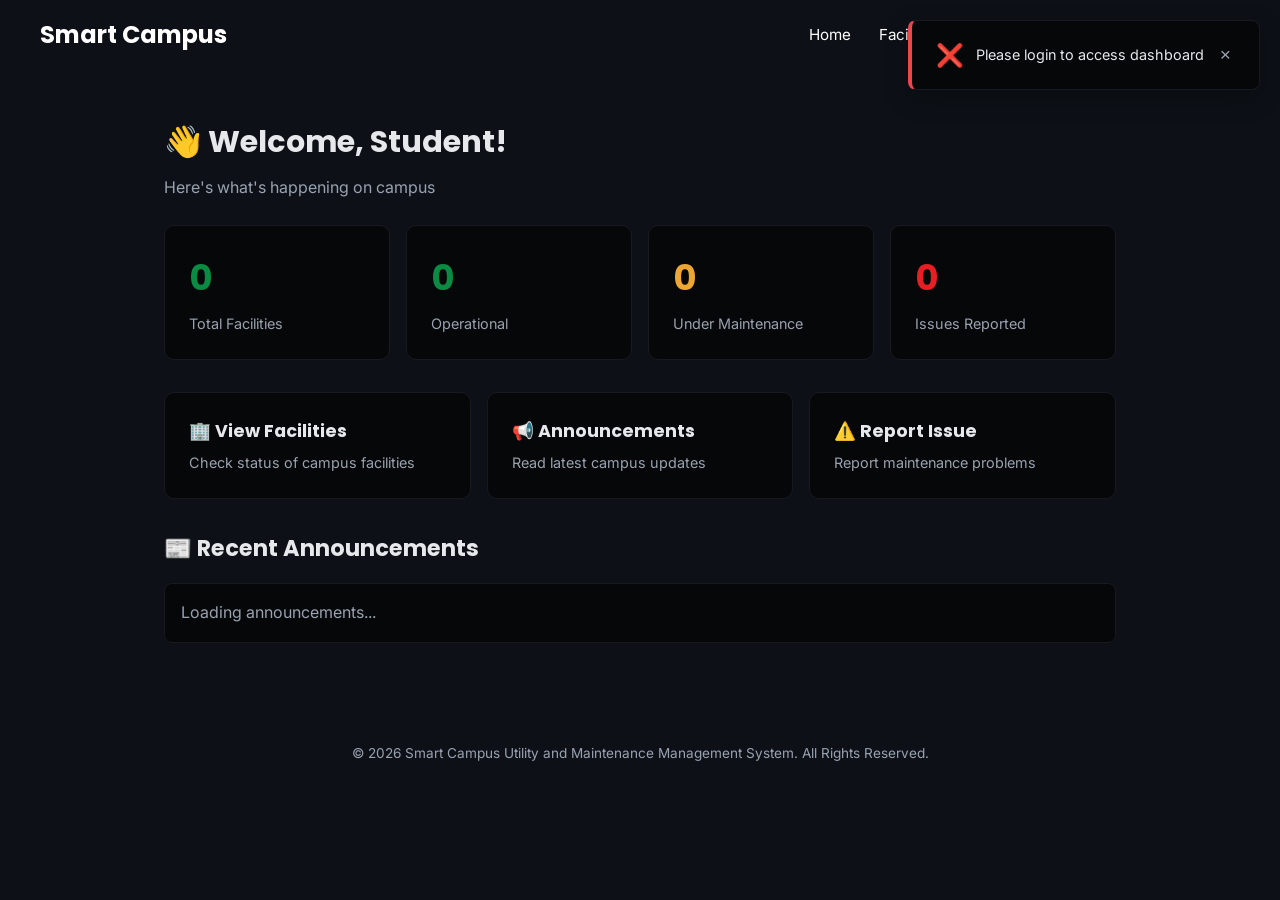
<file: frontend/admin.html>
<!DOCTYPE html>
<html lang="en">

<head>
    <meta charset="UTF-8">
    <meta name="viewport" content="width=device-width, initial-scale=1.0">
    <title>Admin Panel - Smart Campus</title>
    <link rel="preconnect" href="https://fonts.googleapis.com">
    <link
        href="https://fonts.googleapis.com/css2?family=Poppins:wght@500;600;700&family=Inter:wght@400;500;600&display=swap"
        rel="stylesheet">
    <link rel="stylesheet" href="CSS/style.css">
</head>

<body>
    <header>
        <nav>
            <h2>Smart Campus</h2>
            <ul>
                <li><a href="index.html">Home</a></li>
                <li><a href="admin.html">Admin</a></li>
                <li><a href="#" onclick="logout()">Logout</a></li>
            </ul>
        </nav>
    </header>

    <main>
        <div class="admin-layout">
            <div class="page-header">
                <h1>🛠️ Admin Panel</h1>
                <p>Manage campus facilities, announcements, and maintenance issues</p>
            </div>

            <!-- ============ FACILITIES ============ -->
            <section class="admin-section">
                <h2>🏢 Facilities</h2>
                <div class="admin-grid">
                    <form class="panel-form" id="facilityForm">
                        <h3>Add Facility</h3>
                        <label for="fac_name">Name *</label>
                        <input type="text" id="fac_name" placeholder="e.g. Gymnasium" required>

                        <label for="fac_location">Location *</label>
                        <input type="text" id="fac_location" placeholder="e.g. Building D, Floor 1" required>

                        <label for="fac_description">Description</label>
                        <textarea id="fac_description" placeholder="Short description of the facility"></textarea>

                        <label for="fac_status">Status</label>
                        <select id="fac_status">
                            <option value="operational">Operational</option>
                            <option value="maintenance">Under Maintenance</option>
                            <option value="closed">Closed</option>
                        </select>

                        <button type="submit">➕ Add Facility</button>
                    </form>

                    <div class="facility-detail-grid" id="facilitiesList">
                        <p class="text-muted">Loading facilities...</p>
                    </div>
                </div>
            </section>

            <!-- ============ ANNOUNCEMENTS ============ -->
            <section class="admin-section">
                <h2>📢 Announcements</h2>
                <div class="admin-grid">
                    <form class="panel-form" id="announcementForm">
                        <h3>New Announcement</h3>
                        <label for="ann_title">Title *</label>
                        <input type="text" id="ann_title" placeholder="e.g. Library closed this weekend" required>

                        <label for="ann_description">Description *</label>
                        <textarea id="ann_description" placeholder="Full announcement text" required></textarea>

                        <label for="ann_priority">Priority</label>
                        <select id="ann_priority">
                            <option value="medium">Medium</option>
                            <option value="high">High</option>
                            <option value="low">Low</option>
                        </select>

                        <label for="ann_category">Category</label>
                        <input type="text" id="ann_category" placeholder="e.g. Maintenance, General" value="General">

                        <button type="submit">📣 Publish</button>
                    </form>

                    <div id="announcementsList">
                        <p class="text-muted">Loading announcements...</p>
                    </div>
                </div>
            </section>

            <!-- ============ ISSUES ============ -->
            <section class="admin-section">
                <h2>⚠️ Reported Issues</h2>
                <div id="issuesList">
                    <p class="text-muted">Loading issues...</p>
                </div>
            </section>
        </div>
    </main>

    <footer>
        <p>© 2026 Smart Campus Utility and Maintenance Management System. All Rights Reserved.</p>
    </footer>

    <script src="js/app.js"></script>
    <script>
        // ============================================
        // ADMIN PAGE LOGIC
        // ============================================

        const FACILITY_STATUSES = ['operational', 'maintenance', 'closed'];
        const ISSUE_STATUSES = ['pending', 'in_progress', 'resolved', 'rejected'];

        function facilityStatusLabel(status) {
            const labels = {
                operational: 'Operational',
                maintenance: 'Under Maintenance',
                closed: 'Closed'
            };
            return labels[status] || status || 'Unknown';
        }

        function issueStatusLabel(status) {
            const labels = {
                pending: 'Pending',
                in_progress: 'In Progress',
                resolved: 'Resolved',
                rejected: 'Rejected'
            };
            return labels[status] || status || 'Unknown';
        }

        // ============================================
        // LOADERS
        // ============================================

        async function adminLoadFacilities() {
            const container = document.getElementById('facilitiesList');
            try {
                const facilities = await getFacilities();

                if (!facilities || facilities.length === 0) {
                    container.innerHTML = '<p class="text-muted">No facilities yet — add one on the left.</p>';
                    return;
                }

                container.innerHTML = facilities.map(f => {
                    const badgeClass = `status-badge-${f.status}`;
                    const options = FACILITY_STATUSES.map(s => {
                        const sel = s === f.status ? ' selected' : '';
                        return `<option value="${s}"${sel}>${facilityStatusLabel(s)}</option>`;
                    }).join('');

                    return `
                        <div class="facility-detail-card">
                            <div class="facility-detail-top">
                                <h3>${escapeHtml(f.name)}</h3>
                                <span class="status-badge ${badgeClass}">${facilityStatusLabel(f.status)}</span>
                            </div>
                            <div class="facility-location">📍 ${escapeHtml(f.location || 'Location not specified')}</div>
                            ${f.description ? `<p style="font-size: 0.85rem; color: var(--text-muted);">${escapeHtml(f.description)}</p>` : ''}
                            <div class="card-actions">
                                <select id="facStatus-${f._id}">${options}</select>
                                <button class="btn-small" onclick="adminUpdateFacilityStatus('${f._id}')">Update</button>
                                <button class="btn-small btn-danger" onclick="adminDeleteFacility('${f._id}')">Delete</button>
                            </div>
                        </div>
                    `;
                }).join('');
            } catch (error) {
                console.error('Error loading facilities:', error);
                container.innerHTML = '<p class="text-muted">Failed to load facilities.</p>';
            }
        }

        async function adminLoadAnnouncements() {
            const container = document.getElementById('announcementsList');
            try {
                const announcements = await getAnnouncements();

                if (!announcements || announcements.length === 0) {
                    container.innerHTML = '<p class="text-muted">No announcements yet — publish one on the left.</p>';
                    return;
                }

                container.innerHTML = announcements.map(ann => `
                    <div class="admin-item">
                        <div class="admin-item-main">
                            <div class="admin-item-title">${escapeHtml(ann.title)}</div>
                            <div class="admin-item-sub">
                                <span class="priority-badge priority-badge-${escapeHtml(ann.priority)}">${escapeHtml((ann.priority || 'medium').toUpperCase())}</span>
                                &nbsp;${escapeHtml(ann.category || 'General')} &nbsp;•&nbsp; 📅 ${new Date(ann.date).toLocaleDateString()}
                            </div>
                            <p class="admin-item-desc">${escapeHtml(ann.description)}</p>
                        </div>
                        <div class="admin-item-actions">
                            <button class="btn-small btn-danger" onclick="adminDeleteAnnouncement('${ann._id}')">Delete</button>
                        </div>
                    </div>
                `).join('');
            } catch (error) {
                console.error('Error loading announcements:', error);
                container.innerHTML = '<p class="text-muted">Failed to load announcements.</p>';
            }
        }

        async function adminLoadIssues() {
            const container = document.getElementById('issuesList');
            try {
                const issues = await getIssues();

                if (!issues || issues.length === 0) {
                    container.innerHTML = '<p class="text-muted">No issues reported yet.</p>';
                    return;
                }

                container.innerHTML = issues.map(issue => {
                    const options = ISSUE_STATUSES.map(s => {
                        const sel = s === issue.status ? ' selected' : '';
                        return `<option value="${s}"${sel}>${issueStatusLabel(s)}</option>`;
                    }).join('');

                    return `
                        <div class="admin-item">
                            <div class="admin-item-main">
                                <div class="admin-item-title">${escapeHtml(issue.title)}
                                    <span class="issue-badge issue-badge-${escapeHtml(issue.status)}">${issueStatusLabel(issue.status)}</span>
                                </div>
                                <div class="admin-item-sub">
                                    📍 ${escapeHtml(issue.facility)} &nbsp;•&nbsp; 🗓️ ${new Date(issue.date).toLocaleDateString()}
                                    &nbsp;•&nbsp; 👤 ${escapeHtml(issue.reporter_name)} (${escapeHtml(issue.reporter_email)})
                                </div>
                                <p class="admin-item-desc">${escapeHtml(issue.description)}</p>
                            </div>
                            <div class="admin-item-actions">
                                <select id="issueStatus-${issue._id}">${options}</select>
                                <button class="btn-small" onclick="adminUpdateIssueStatus('${issue._id}')">Update</button>
                            </div>
                        </div>
                    `;
                }).join('');
            } catch (error) {
                console.error('Error loading issues:', error);
                container.innerHTML = '<p class="text-muted">Failed to load issues.</p>';
            }
        }

        // ============================================
        // ACTIONS
        // ============================================

        async function adminAddFacility(e) {
            e.preventDefault();

            const name = document.getElementById('fac_name').value.trim();
            const location = document.getElementById('fac_location').value.trim();
            const description = document.getElementById('fac_description').value.trim();
            const status = document.getElementById('fac_status').value;

            if (!name || !location) {
                showToast('Name and location are required', 'error');
                return;
            }

            const form = document.getElementById('facilityForm');
            const btn = form.querySelector('button[type="submit"]');
            const originalText = btn.textContent;
            btn.textContent = 'Adding...';
            btn.disabled = true;

            try {
                await createFacility({ name, location, description, status });
                form.reset();
                await adminLoadFacilities();
            } catch (error) {
                showToast(error.message || 'Failed to add facility', 'error');
            } finally {
                btn.textContent = originalText;
                btn.disabled = false;
            }
        }

        async function adminUpdateFacilityStatus(facilityId) {
            const status = document.getElementById(`facStatus-${facilityId}`).value;
            try {
                await updateFacilityStatus(facilityId, status);
                await adminLoadFacilities();
            } catch (error) {
                showToast(error.message || 'Failed to update status', 'error');
            }
        }

        async function adminDeleteFacility(facilityId) {
            if (!confirm('Delete this facility? It will be hidden from the facilities list.')) return;
            try {
                await deleteFacility(facilityId);
                await adminLoadFacilities();
            } catch (error) {
                showToast(error.message || 'Failed to delete facility', 'error');
            }
        }

        async function adminAddAnnouncement(e) {
            e.preventDefault();

            const title = document.getElementById('ann_title').value.trim();
            const description = document.getElementById('ann_description').value.trim();
            const priority = document.getElementById('ann_priority').value;
            const category = document.getElementById('ann_category').value.trim() || 'General';

            if (!title || !description) {
                showToast('Title and description are required', 'error');
                return;
            }

            const form = document.getElementById('announcementForm');
            const btn = form.querySelector('button[type="submit"]');
            const originalText = btn.textContent;
            btn.textContent = 'Publishing...';
            btn.disabled = true;

            try {
                await createAnnouncement({ title, description, priority, category });
                form.reset();
                document.getElementById('ann_category').value = 'General';
                await adminLoadAnnouncements();
            } catch (error) {
                showToast(error.message || 'Failed to publish announcement', 'error');
            } finally {
                btn.textContent = originalText;
                btn.disabled = false;
            }
        }

        async function adminDeleteAnnouncement(announcementId) {
            if (!confirm('Delete this announcement?')) return;
            try {
                await deleteAnnouncement(announcementId);
                await adminLoadAnnouncements();
            } catch (error) {
                showToast(error.message || 'Failed to delete announcement', 'error');
            }
        }

        async function adminUpdateIssueStatus(issueId) {
            const status = document.getElementById(`issueStatus-${issueId}`).value;
            try {
                await updateIssueStatus(issueId, status);
                await adminLoadIssues();
            } catch (error) {
                showToast(error.message || 'Failed to update issue status', 'error');
            }
        }

        // ============================================
        // INIT
        // ============================================

        document.addEventListener('DOMContentLoaded', async function () {
            updateNavigation();

            // Admin-only guard
            if (!isLoggedIn() || !isAdmin()) {
                showToast('Admin access required', 'error');
                setTimeout(() => window.location.href = 'dashboard.html', 1000);
                return;
            }

            document.getElementById('facilityForm').addEventListener('submit', adminAddFacility);
            document.getElementById('announcementForm').addEventListener('submit', adminAddAnnouncement);

            await Promise.all([
                adminLoadFacilities(),
                adminLoadAnnouncements(),
                adminLoadIssues()
            ]);
        });

        // Expose helpers to inline onclick handlers
        window.adminAddFacility = adminAddFacility;
        window.adminUpdateFacilityStatus = adminUpdateFacilityStatus;
        window.adminDeleteFacility = adminDeleteFacility;
        window.adminAddAnnouncement = adminAddAnnouncement;
        window.adminDeleteAnnouncement = adminDeleteAnnouncement;
        window.adminUpdateIssueStatus = adminUpdateIssueStatus;
    </script>
</body>

</html>
</file>
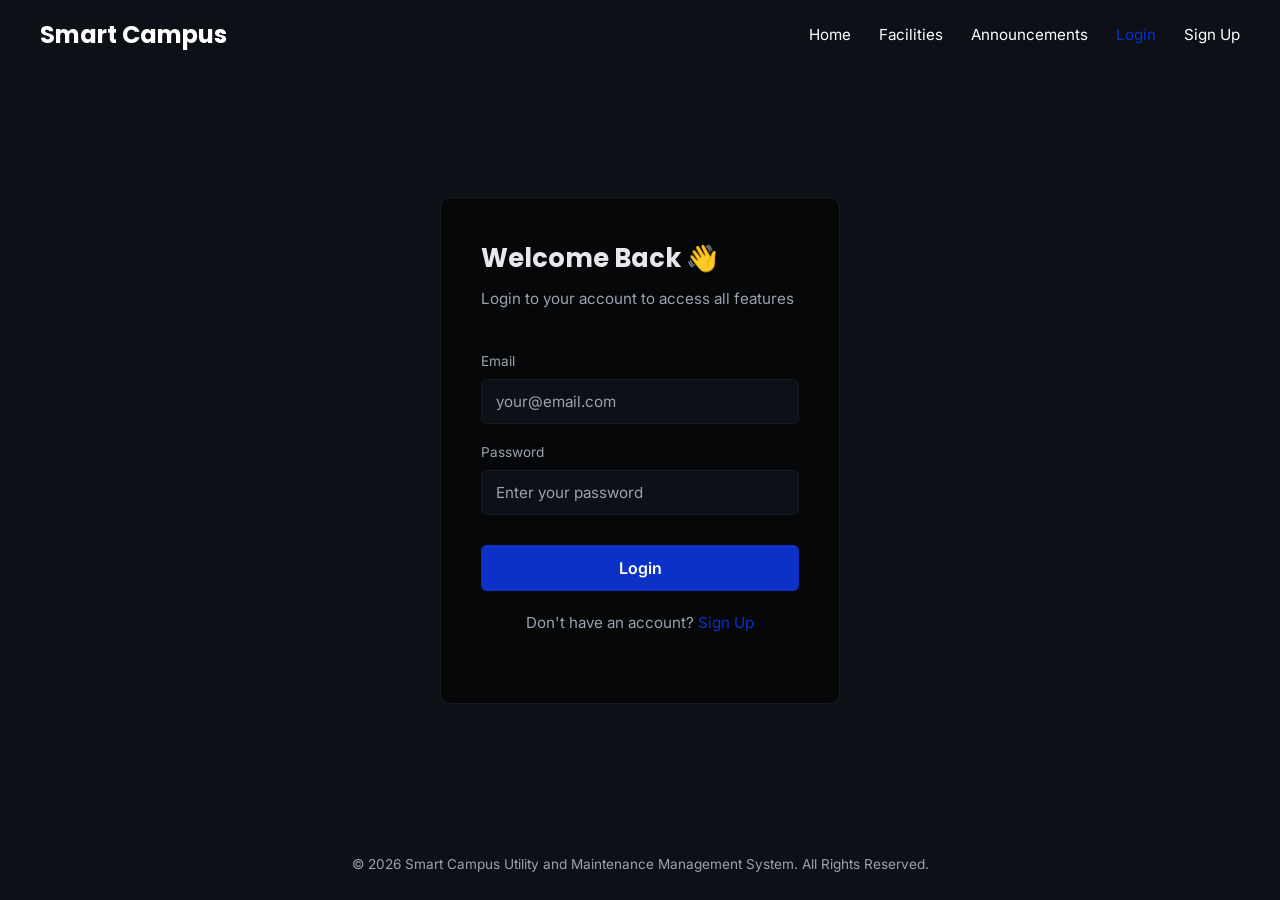
<file: frontend/dashboard.html>
<!DOCTYPE html>
<html lang="en">

<head>
    <meta charset="UTF-8">
    <meta name="viewport" content="width=device-width, initial-scale=1.0">
    <title>Dashboard - Smart Campus</title>
    <link rel="preconnect" href="https://fonts.googleapis.com">
    <link
        href="https://fonts.googleapis.com/css2?family=Poppins:wght@500;600;700&family=Inter:wght@400;500;600&display=swap"
        rel="stylesheet">
    <link rel="stylesheet" href="CSS/style.css">
</head>

<body>
    <header>
        <nav>
            <h2>Smart Campus</h2>
            <ul>
                <li><a href="index.html">Home</a></li>
                <li><a href="facilities.html">Facilities</a></li>
                <li><a href="announcements.html">Announcements</a></li>
                <li><a href="dashboard.html" class="active">Dashboard</a></li>
                <li><a href="#" onclick="logout()">Logout</a></li>
            </ul>
        </nav>
    </header>

    <main>
        <div class="welcome-section">
            <h1>👋 Welcome, <span id="userName">Student</span>!</h1>
            <p>Here's what's happening on campus</p>
        </div>

        <div class="stats-section" id="statsContainer">
            <div class="stat-card">
                <span class="stat-number status-operational" id="totalFacilities">0</span>
                <span class="stat-label">Total Facilities</span>
            </div>
            <div class="stat-card">
                <span class="stat-number status-operational" id="operationalFacilities">0</span>
                <span class="stat-label">Operational</span>
            </div>
            <div class="stat-card">
                <span class="stat-number status-maintenance" id="maintenanceFacilities">0</span>
                <span class="stat-label">Under Maintenance</span>
            </div>
            <div class="stat-card">
                <span class="stat-number status-closed" id="reportedIssues">0</span>
                <span class="stat-label">Issues Reported</span>
            </div>
        </div>

        <div class="quick-actions">
            <a href="facilities.html" class="action-card">
                <h3>🏢 View Facilities</h3>
                <p>Check status of campus facilities</p>
            </a>
            <a href="announcements.html" class="action-card">
                <h3>📢 Announcements</h3>
                <p>Read latest campus updates</p>
            </a>
            <a href="report-issue.html" class="action-card">
                <h3>⚠️ Report Issue</h3>
                <p>Report maintenance problems</p>
            </a>
        </div>

        <div class="recent-announcements">
            <h2>📰 Recent Announcements</h2>
            <ul class="announce-list" id="recentAnnouncements">
                <li style="color: var(--text-muted); padding: 16px;">Loading announcements...</li>
            </ul>
        </div>
    </main>

    <footer>
        <p>© 2026 Smart Campus Utility and Maintenance Management System. All Rights Reserved.</p>
    </footer>

    <script src="js/app.js"></script>
    <script>
        document.addEventListener('DOMContentLoaded', async function () {
            // Update navigation
            updateNavigation();

            // Check authentication
            if (!isLoggedIn()) {
                showToast('Please login to access dashboard', 'error');
                setTimeout(() => window.location.href = 'login.html', 1000);
                return;
            }

            // Get user
            const user = getCurrentUser();
            if (user) {
                // full_name is not guaranteed to be present, and an exception here
                // would abort the whole handler before the stats are loaded.
                const firstName = (user.full_name || user.email || 'there').split(' ')[0];
                document.getElementById('userName').textContent = firstName;
            }

            // Load dashboard stats
            try {
                const stats = await getDashboardStats();
                if (stats) {
                    document.getElementById('totalFacilities').textContent = stats.total_facilities || 0;
                    document.getElementById('operationalFacilities').textContent = stats.operational_facilities || 0;
                    document.getElementById('maintenanceFacilities').textContent = stats.maintenance_facilities || 0;
                    document.getElementById('reportedIssues').textContent = stats.total_issues || 0;

                    // Load recent announcements
                    const announcements = stats.recent_announcements || [];
                    const container = document.getElementById('recentAnnouncements');

                    if (announcements.length === 0) {
                        container.innerHTML = '<li style="color: var(--text-muted); padding: 16px;">No recent announcements</li>';
                    } else {
                        container.innerHTML = announcements.map(ann => `
                            <li>
                                <div class="announce-title">${escapeHtml(ann.title)}</div>
                                <div class="announce-date">📅 ${new Date(ann.date).toLocaleDateString()} • ${escapeHtml(ann.category || 'General')}</div>
                            </li>
                        `).join('');
                    }
                }
            } catch (error) {
                console.error('Error loading stats:', error);
                showToast('Error loading dashboard data', 'error');
            }
        });
    </script>
</body>

</html>
</file>
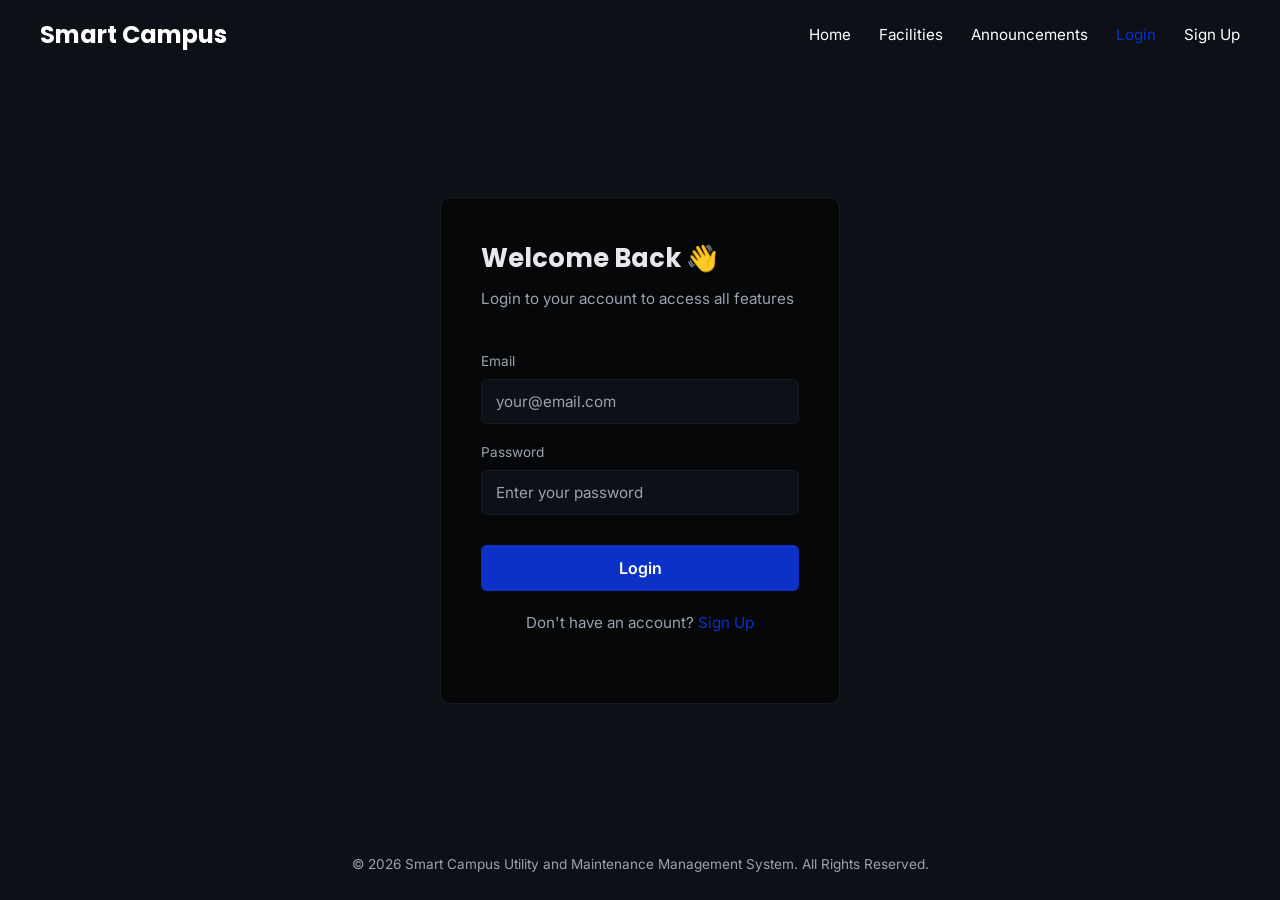
<file: frontend/login.html>
<!DOCTYPE html>
<html lang="en">

<head>
    <meta charset="UTF-8">
    <meta name="viewport" content="width=device-width, initial-scale=1.0">
    <title>Login - Smart Campus</title>
    <link rel="preconnect" href="https://fonts.googleapis.com">
    <link
        href="https://fonts.googleapis.com/css2?family=Poppins:wght@500;600;700&family=Inter:wght@400;500;600&display=swap"
        rel="stylesheet">
    <link rel="stylesheet" href="CSS/style.css">
</head>

<body>
    <header>
        <nav>
            <h2>Smart Campus</h2>
            <ul>
                <li><a href="index.html">Home</a></li>
                <li><a href="facilities.html">Facilities</a></li>
                <li><a href="announcements.html">Announcements</a></li>
                <li><a href="login.html">Login</a></li>
                <li><a href="signup.html">Sign Up</a></li>
            </ul>
        </nav>
    </header>

    <main>
        <section class="auth-section">
            <div class="auth-card">
                <h1>Welcome Back 👋</h1>
                <p>Login to your account to access all features</p>

                <form id="loginForm">
                    <label for="email">Email</label>
                    <input type="email" id="email" placeholder="your@email.com" required>

                    <label for="password">Password</label>
                    <input type="password" id="password" placeholder="Enter your password" required>

                    <button type="submit">Login</button>
                </form>

                <p class="auth-switch">
                    Don't have an account? <a href="signup.html">Sign Up</a>
                </p>
            </div>
        </section>
    </main>

    <footer>
        <p>© 2026 Smart Campus Utility and Maintenance Management System. All Rights Reserved.</p>
    </footer>

    <script src="js/app.js"></script>
    <script>
        document.addEventListener('DOMContentLoaded', function () {
            updateNavigation();

            // Check if already logged in
            if (isLoggedIn()) {
                window.location.href = 'dashboard.html';
                return;
            }

            const form = document.getElementById('loginForm');

            form.addEventListener('submit', async function (e) {
                e.preventDefault();

                const email = document.getElementById('email').value.trim();
                const password = document.getElementById('password').value.trim();

                if (!email || !password) {
                    showToast('Please fill in all fields', 'error');
                    return;
                }

                if (!validateEmail(email)) {
                    showToast('Please enter a valid email address', 'error');
                    return;
                }

                // Show loading state
                const submitBtn = form.querySelector('button[type="submit"]');
                const originalText = submitBtn.textContent;
                submitBtn.textContent = 'Logging in...';
                submitBtn.disabled = true;

                try {
                    const result = await login(email, password);

                    if (result) {
                        setTimeout(() => {
                            window.location.href = 'dashboard.html';
                        }, 500);
                    }
                } catch (error) {
                    showToast(error.message || 'Login failed. Please try again.', 'error');
                } finally {
                    submitBtn.textContent = originalText;
                    submitBtn.disabled = false;
                }
            });
        });
    </script>
</body>

</html>
</file>
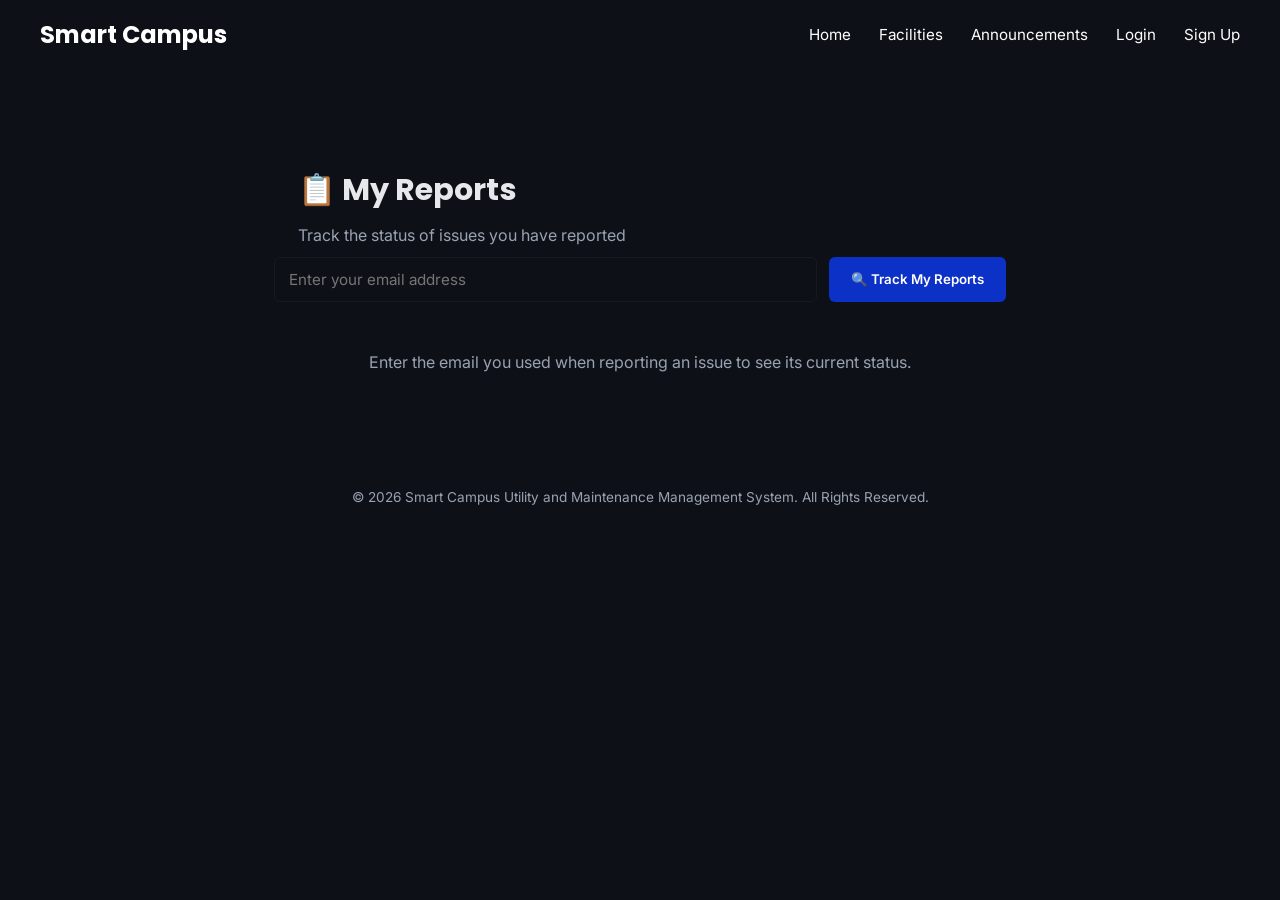
<file: frontend/my-reports.html>
<!DOCTYPE html>
<html lang="en">

<head>
    <meta charset="UTF-8">
    <meta name="viewport" content="width=device-width, initial-scale=1.0">
    <title>My Reports - Smart Campus</title>
    <link rel="preconnect" href="https://fonts.googleapis.com">
    <link
        href="https://fonts.googleapis.com/css2?family=Poppins:wght@500;600;700&family=Inter:wght@400;500;600&display=swap"
        rel="stylesheet">
    <link rel="stylesheet" href="CSS/style.css">
</head>

<body>
    <header>
        <nav>
            <h2>Smart Campus</h2>
            <ul>
                <li><a href="index.html">Home</a></li>
                <li><a href="my-reports.html">My Reports</a></li>
                <li><a href="#" onclick="logout()">Logout</a></li>
            </ul>
        </nav>
    </header>

    <main>
        <div class="track-section">
            <div class="page-header">
                <h1>📋 My Reports</h1>
                <p>Track the status of issues you have reported</p>
            </div>

            <div class="track-box">
                <input type="email" id="trackEmail" placeholder="Enter your email address" required>
                <button type="button" onclick="loadMyReports()">🔍 Track My Reports</button>
            </div>

            <div id="trackResults">
                <p class="text-muted" style="text-align:center; padding: 24px 0;">
                    Enter the email you used when reporting an issue to see its current status.
                </p>
            </div>
        </div>
    </main>

    <footer>
        <p>© 2026 Smart Campus Utility and Maintenance Management System. All Rights Reserved.</p>
    </footer>

    <script src="js/app.js"></script>
    <script>
        document.addEventListener('DOMContentLoaded', function () {
            updateNavigation();

            // Prefill with the logged-in user's email if available
            const user = getCurrentUser();
            const emailInput = document.getElementById('trackEmail');
            if (user && user.email) {
                emailInput.value = user.email;
                loadMyReports();
            }
        });

        function statusLabel(status) {
            const labels = {
                pending: 'Pending',
                in_progress: 'In Progress',
                resolved: 'Resolved',
                rejected: 'Rejected'
            };
            return labels[status] || status || 'Unknown';
        }

        async function loadMyReports() {
            const emailInput = document.getElementById('trackEmail');
            const email = emailInput.value.trim();

            if (!email) {
                showToast('Please enter your email address', 'error');
                return;
            }

            if (!validateEmail(email)) {
                showToast('Please enter a valid email address', 'error');
                return;
            }

            const container = document.getElementById('trackResults');

            // Loading state
            container.innerHTML = '<p class="text-muted" style="text-align:center; padding: 24px 0;">Searching for your reports...</p>';

            try {
                const issues = await trackIssues(email);

                if (!issues || issues.length === 0) {
                    container.innerHTML = `
                        <div class="report-card" style="text-align:center;">
                            <span style="font-size: 2.5rem; display: block; margin-bottom: 8px;">📭</span>
                            <h3 style="color: var(--text-main);">No reports found</h3>
                            <p class="text-muted">No issues were reported with <strong>${escapeHtml(email)}</strong>.
                            If you just submitted one, it may take a moment to appear.</p>
                        </div>
                    `;
                    return;
                }

                container.innerHTML = `
                    <p class="report-count">Found ${issues.length} report${issues.length === 1 ? '' : 's'} for
                        <strong>${escapeHtml(email)}</strong></p>
                ` + issues.map(issue => `
                    <div class="report-card">
                        <div class="report-card-top">
                            <h3>${escapeHtml(issue.title)}</h3>
                            <span class="issue-badge issue-badge-${escapeHtml(issue.status)}">${statusLabel(issue.status)}</span>
                        </div>
                        <div class="report-meta">📍 ${escapeHtml(issue.facility)}</div>
                        <p>${escapeHtml(issue.description)}</p>
                        <div class="report-meta">📅 Reported on ${new Date(issue.date).toLocaleDateString()}</div>
                    </div>
                `).join('');
            } catch (error) {
                console.error('Error tracking issues:', error);
                container.innerHTML = `
                    <div class="report-card" style="text-align:center;">
                        <h3 style="color: var(--text-main);">⚠️ Something went wrong</h3>
                        <p class="text-muted">${escapeHtml(error.message || 'Could not load your reports. Please try again.')}</p>
                    </div>
                `;
            }
        }

        // Allow pressing Enter in the email field to search
        document.addEventListener('DOMContentLoaded', function () {
            document.getElementById('trackEmail').addEventListener('keydown', function (e) {
                if (e.key === 'Enter') {
                    e.preventDefault();
                    loadMyReports();
                }
            });
        });

        window.loadMyReports = loadMyReports;
    </script>
</body>

</html>
</file>
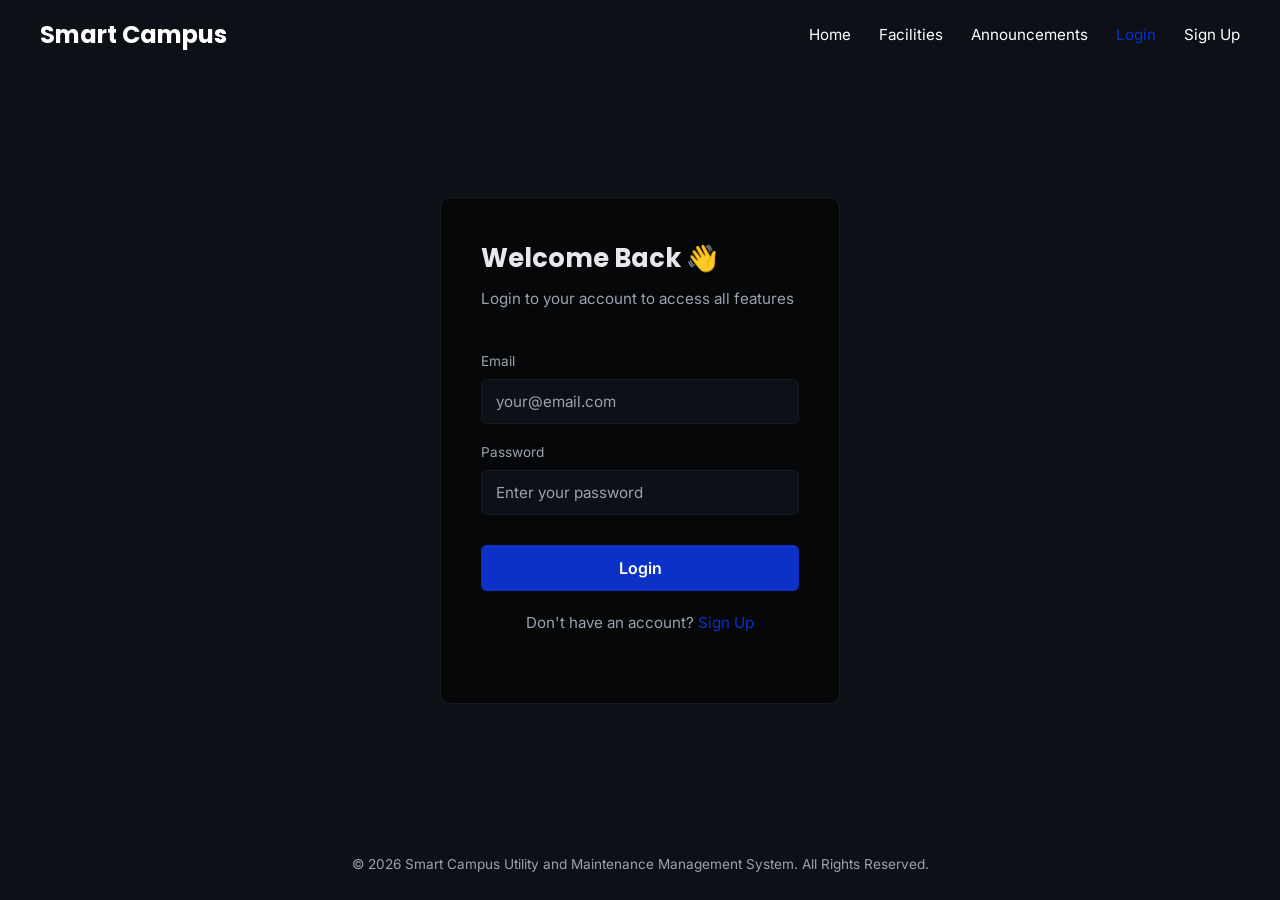
<file: frontend/profile.html>
<!DOCTYPE html>
<html lang="en">

<head>
    <meta charset="UTF-8">
    <meta name="viewport" content="width=device-width, initial-scale=1.0">
    <title>My Profile - Smart Campus</title>
    <link rel="preconnect" href="https://fonts.googleapis.com">
    <link
        href="https://fonts.googleapis.com/css2?family=Poppins:wght@500;600;700&family=Inter:wght@400;500;600&display=swap"
        rel="stylesheet">
    <link rel="stylesheet" href="CSS/style.css">
</head>

<body>
    <header>
        <nav>
            <h2>Smart Campus</h2>
            <ul>
                <li><a href="index.html">Home</a></li>
                <li><a href="profile.html">Profile</a></li>
                <li><a href="#" onclick="logout()">Logout</a></li>
            </ul>
        </nav>
    </header>

    <main>
        <div class="track-section">
            <div class="page-header">
                <h1>👤 My Profile</h1>
                <p>Keep your account information up to date</p>
            </div>

            <div class="profile-summary">
                <div class="profile-avatar">👤</div>
                <div>
                    <h2 id="userName">Loading...</h2>
                    <p id="userRole" class="text-muted">—</p>
                </div>
            </div>

            <form class="report-form" id="profileForm">
                <label for="full_name">Full Name</label>
                <input type="text" id="full_name" placeholder="John Doe" required>

                <label for="email">Email</label>
                <input type="email" id="email" placeholder="your@email.com" required>

                <label for="student_id">Student ID</label>
                <input type="text" id="student_id" placeholder="S12345" required>

                <label for="password">New Password (leave blank to keep current)</label>
                <input type="password" id="password" placeholder="Minimum 6 characters">

                <label for="confirm_password">Confirm New Password</label>
                <input type="password" id="confirm_password" placeholder="Re-enter new password">

                <button type="submit">💾 Save Changes</button>
            </form>
        </div>
    </main>

    <footer>
        <p>© 2026 Smart Campus Utility and Maintenance Management System. All Rights Reserved.</p>
    </footer>

    <script src="js/app.js"></script>
    <script>
        document.addEventListener('DOMContentLoaded', async function () {
            updateNavigation();

            // Check authentication
            if (!isLoggedIn()) {
                showToast('Please login to view your profile', 'error');
                setTimeout(() => window.location.href = 'login.html', 1000);
                return;
            }

            const form = document.getElementById('profileForm');

            // Load current profile from the server (fresh copy, not cached in localStorage)
            try {
                const profile = await getUserProfile();
                if (profile) {
                    document.getElementById('full_name').value = profile.full_name || '';
                    document.getElementById('email').value = profile.email || '';
                    document.getElementById('student_id').value = profile.student_id || '';
                    document.getElementById('userName').textContent = profile.full_name || 'User';
                    document.getElementById('userRole').textContent =
                        profile.role === 'admin' ? 'Administrator' : 'Student';
                }
            } catch (error) {
                console.error('Error loading profile:', error);
                showToast('Could not load your profile', 'error');
            }

            form.addEventListener('submit', async function (e) {
                e.preventDefault();

                const full_name = document.getElementById('full_name').value.trim();
                const email = document.getElementById('email').value.trim();
                const student_id = document.getElementById('student_id').value.trim();
                const password = document.getElementById('password').value;
                const confirm_password = document.getElementById('confirm_password').value;

                // Validate
                if (!full_name || !email || !student_id) {
                    showToast('Please fill in all required fields', 'error');
                    return;
                }

                if (!validateEmail(email)) {
                    showToast('Please enter a valid email address', 'error');
                    return;
                }

                if (password) {
                    if (!validatePassword(password)) {
                        showToast('Password must be at least 6 characters long', 'error');
                        return;
                    }
                    if (password !== confirm_password) {
                        showToast('Passwords do not match', 'error');
                        return;
                    }
                }

                // Build the payload (only what changed)
                const current = getCurrentUser() || {};
                const payload = {};
                if (full_name !== (current.full_name || '')) payload.full_name = full_name;
                if (email !== (current.email || '')) payload.email = email;
                if (student_id !== (current.student_id || '')) payload.student_id = student_id;
                if (password) payload.password = password;

                if (Object.keys(payload).length === 0) {
                    showToast('No changes to save', 'info');
                    return;
                }

                // Show loading state
                const submitBtn = form.querySelector('button[type="submit"]');
                const originalText = submitBtn.textContent;
                submitBtn.textContent = 'Saving...';
                submitBtn.disabled = true;

                try {
                    const result = await updateUserProfile(payload);

                    if (result && result.user) {
                        // Refresh the cached user in localStorage
                        localStorage.setItem('user', JSON.stringify(result.user));
                        document.getElementById('userName').textContent = result.user.full_name || 'User';
                        document.getElementById('userRole').textContent =
                            result.user.role === 'admin' ? 'Administrator' : 'Student';
                        // Clear password fields after a successful save
                        document.getElementById('password').value = '';
                        document.getElementById('confirm_password').value = '';
                        // Rebuild nav (e.g. admin link depends on role stored locally)
                        updateNavigation();
                    }
                } catch (error) {
                    showToast(error.message || 'Failed to update profile. Please try again.', 'error');
                } finally {
                    submitBtn.textContent = originalText;
                    submitBtn.disabled = false;
                }
            });
        });
    </script>
</body>

</html>
</file>
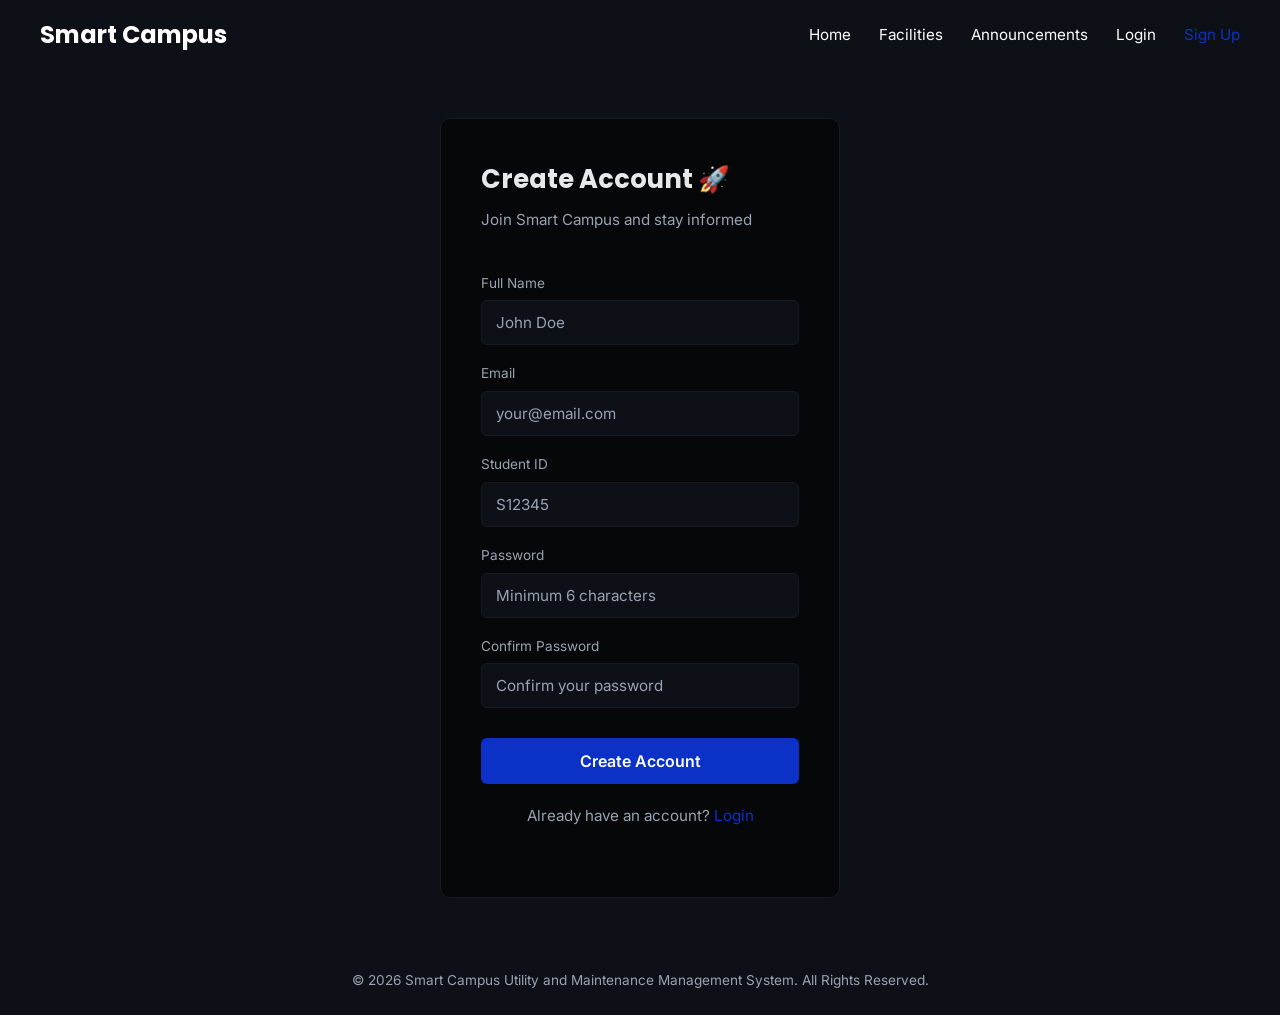
<file: frontend/signup.html>
<!DOCTYPE html>
<html lang="en">

<head>
    <meta charset="UTF-8">
    <meta name="viewport" content="width=device-width, initial-scale=1.0">
    <title>Sign Up - Smart Campus</title>
    <link rel="preconnect" href="https://fonts.googleapis.com">
    <link
        href="https://fonts.googleapis.com/css2?family=Poppins:wght@500;600;700&family=Inter:wght@400;500;600&display=swap"
        rel="stylesheet">
    <link rel="stylesheet" href="CSS/style.css">
</head>

<body>
    <header>
        <nav>
            <h2>Smart Campus</h2>
            <ul>
                <li><a href="index.html">Home</a></li>
                <li><a href="facilities.html">Facilities</a></li>
                <li><a href="announcements.html">Announcements</a></li>
                <li><a href="login.html">Login</a></li>
                <li><a href="signup.html">Sign Up</a></li>
            </ul>
        </nav>
    </header>

    <main>
        <section class="auth-section">
            <div class="auth-card">
                <h1>Create Account 🚀</h1>
                <p>Join Smart Campus and stay informed</p>

                <form id="signupForm">
                    <label for="full_name">Full Name</label>
                    <input type="text" id="full_name" placeholder="John Doe" required>

                    <label for="email">Email</label>
                    <input type="email" id="email" placeholder="your@email.com" required>

                    <label for="student_id">Student ID</label>
                    <input type="text" id="student_id" placeholder="S12345" required>

                    <label for="password">Password</label>
                    <input type="password" id="password" placeholder="Minimum 6 characters" required>

                    <label for="confirm_password">Confirm Password</label>
                    <input type="password" id="confirm_password" placeholder="Confirm your password" required>

                    <button type="submit">Create Account</button>
                </form>

                <p class="auth-switch">
                    Already have an account? <a href="login.html">Login</a>
                </p>
            </div>
        </section>
    </main>

    <footer>
        <p>© 2026 Smart Campus Utility and Maintenance Management System. All Rights Reserved.</p>
    </footer>

    <script src="js/app.js"></script>
    <script>
        document.addEventListener('DOMContentLoaded', function () {
            updateNavigation();

            // Check if already logged in
            if (isLoggedIn()) {
                window.location.href = 'dashboard.html';
                return;
            }

            const form = document.getElementById('signupForm');

            form.addEventListener('submit', async function (e) {
                e.preventDefault();

                const full_name = document.getElementById('full_name').value.trim();
                const email = document.getElementById('email').value.trim();
                const student_id = document.getElementById('student_id').value.trim();
                const password = document.getElementById('password').value.trim();
                const confirm_password = document.getElementById('confirm_password').value.trim();

                // Validate
                if (!full_name || !email || !student_id || !password || !confirm_password) {
                    showToast('Please fill in all fields', 'error');
                    return;
                }

                if (!validateEmail(email)) {
                    showToast('Please enter a valid email address', 'error');
                    return;
                }

                if (!validatePassword(password)) {
                    showToast('Password must be at least 6 characters long', 'error');
                    return;
                }

                if (password !== confirm_password) {
                    showToast('Passwords do not match', 'error');
                    return;
                }

                // Show loading state
                const submitBtn = form.querySelector('button[type="submit"]');
                const originalText = submitBtn.textContent;
                submitBtn.textContent = 'Creating account...';
                submitBtn.disabled = true;

                try {
                    const result = await signup({
                        full_name,
                        email,
                        student_id,
                        password
                    });

                    if (result) {
                        setTimeout(() => {
                            window.location.href = 'dashboard.html';
                        }, 500);
                    }
                } catch (error) {
                    showToast(error.message || 'Signup failed. Please try again.', 'error');
                } finally {
                    submitBtn.textContent = originalText;
                    submitBtn.disabled = false;
                }
            });
        });
    </script>
</body>

</html>
</file>
<file: frontend/CSS/style.css>
:root {
    --dark: #0d1117;
    --accent: #0b31c7;
    --accent-hover: #06b4f8;
    --bg-light: #010811;
    --text-main: #e6e8eb;
    --text-muted: #9aa2b1;
    --border: #171a20;
    --card-bg: #050708;
    --font-heading: 'Poppins', sans-serif;
    --font-body: 'Inter', Arial, sans-serif;
}
* {
    margin: 0;
    padding: 0;
    box-sizing: border-box;
}

body {
    font-family: var(--font-body);
    color: var(--text-main);
    background-color: var(--dark);
    line-height: 1.6;
}

h1,
h2,
h3 {
    font-family: var(--font-heading);
}

/* ============================================
   2. HEADER / NAVIGATION
   ============================================ */
header {
    background-color: var(--dark);
    padding: 16px 40px;
}

header nav {
    display: flex;
    justify-content: space-between;
    align-items: center;
    flex-wrap: wrap;
    row-gap: 12px;
}
header h2 {
    color: #ffffff;
}
header nav ul {
    display: flex;
    list-style: none;
    gap: 28px;
}

header nav ul li a {
    color: #ffffff;
    text-decoration: none;
    font-size: 0.95rem;
}

header nav ul li a:hover {
    color: var(--accent);
}
/* ============================================
   3. HERO SECTION (top intro section)
   ============================================ */
.hero {
    background-color: var(--bg-light);
    text-align: center;
    padding: 80px 24px;
}

.hero h1 {
    font-size: 2.4rem;
    max-width: 800px;
    margin: 0 auto 20px auto;
}

.hero p {
    max-width: 600px;
    margin: 0 auto 32px auto;
    color: var(--text-muted);
    font-size: 1.05rem;
}

.btn-primary,
.btn-secondary {
    display: inline-block;
    font-size: 1rem;
    padding: 12px 26px;
    margin: 0 8px;
    border: none;
    border-radius: 6px;
    cursor: pointer;
    text-decoration: none;
}

.btn-primary {
    background-color: var(--accent);
    color: #ffffff;
}

.btn-secondary {
    background-color: transparent;
    color: var(--text-main);
    border: 1px solid var(--border);
}

.btn-primary:hover {
    background-color: var(--accent-hover);
}

.btn-secondary:hover {
    border-color: var(--accent);
    color: var(--accent);
}

/* ============================================
   4. WHY USE SMART CAMPUS SECTION
   ============================================ */
.why-section {
    padding: 64px 24px;
    max-width: 700px;
    margin: 0 auto;
}

.why-section h2 {
    font-size: 1.8rem;
    margin-bottom: 24px;
    text-align: center;
}

.why-section ul {
    list-style: none;
}

.why-section li {
    padding: 14px 0;
    border-bottom: 1px solid var(--border);
    font-size: 1.05rem;
}

.why-section li:last-child {
    border-bottom: none;
    /* removes the line under the last item so it
       doesn't look like a stray line hanging below the list */
}

/* ============================================
   5. FACILITIES SECTION
   ============================================ */
.facilities-section {
    background-color: var(--bg-light);
    padding: 64px 24px;
    text-align: center;
}

.facilities-section h2 {
    font-size: 1.8rem;
    margin-bottom: 32px;
}

.facilities-list {
    list-style: none;
    display: flex;
    /* flex + flex-wrap lets the cards flow into new rows
       automatically on smaller screens instead of overflowing */
    flex-wrap: wrap;
    justify-content: center;
    gap: 16px;
    max-width: 900px;
    margin: 0 auto;
}

.facilities-list li {
    background-color: var(--card-bg);
    border: 1px solid var(--border);
    border-radius: 8px;
    padding: 18px 28px;
    font-size: 1rem;
    min-width: 150px;
    color: var(--text-main);
}

/* ============================================
   6. FOOTER
   ============================================ */
footer {
    background-color: var(--dark);
    color: var(--text-muted);
    text-align: center;
    padding: 24px;
    font-size: 0.85rem;
}

/* ============================================
   7. FACILITIES PAGE
   ============================================ */
.page-header {
    max-width: 1000px;
    margin: 0 auto;
    padding: 48px 24px 8px;
}

.page-header h1 {
    font-size: 1.9rem;
    margin-bottom: 8px;
}

.page-header p {
    color: var(--text-muted);
}

.facility-detail-grid {
    max-width: 1000px;
    margin: 0 auto;
    padding: 24px 24px 64px;
    display: grid;
    gap: 18px;
}

.facility-detail-card {
    background-color: var(--card-bg);
    border: 1px solid var(--border);
    border-radius: 10px;
    padding: 22px;
    display: flex;
    flex-direction: column;
    gap: 8px;
}

.facility-detail-top {
    display: flex;
    justify-content: space-between;
    align-items: flex-start;
    gap: 10px;
}

.facility-detail-top h3 {
    font-size: 1.05rem;
}

.facility-location {
    font-size: 0.82rem;
    color: var(--text-muted);
}

.facility-detail-card p {
    font-size: 0.9rem;
    color: var(--text-muted);
    margin-top: 4px;
}
.status-badge {
    font-size: 0.72rem;
    font-weight: 600;
    padding: 4px 10px;
    border-radius: 999px;
    white-space: nowrap;
}

.status-badge-operational {
    background-color: rgba(61, 220, 132, 0.15);
    color: #3ddc84;
}

.status-badge-maintenance {
    background-color: rgba(245, 166, 35, 0.15);
    color: #f5a623;
}

.status-badge-closed {
    background-color: rgba(229, 72, 77, 0.15);
    color: #e5484d;
}

/* ============================================
   8. STUDENT DASHBOARD
   ============================================ */
.welcome-section {
    max-width: 1000px;
    margin: 0 auto;
    padding: 48px 24px 24px;
}

.welcome-section h1 {
    font-size: 1.9rem;
    margin-bottom: 8px;
}

.welcome-section p {
    color: var(--text-muted);
}

.stats-section {
    max-width: 1000px;
    margin: 0 auto;
    padding: 0 24px 32px;
    display: flex;
    gap: 16px;
    flex-wrap: wrap;
}

.stat-card {
    background-color: var(--card-bg);
    border: 1px solid var(--border);
    border-radius: 10px;
    padding: 24px;
    flex: 1;
    min-width: 160px;
    display: flex;
    flex-direction: column;
    gap: 6px;
}

.stat-number {
    font-family: var(--font-heading);
    font-size: 2.2rem;
    font-weight: 700;
}

.stat-label {
    color: var(--text-muted);
    font-size: 0.9rem;
}
.status-operational {
    color: #0b8a44;
}

.status-maintenance {
    color: #eca634;
}

.status-closed {
    color: #e61f25;
}

.quick-actions {
    max-width: 1000px;
    margin: 0 auto;
    padding: 0 24px 32px;
    display: flex;
    gap: 16px;
    flex-wrap: wrap;
}

.action-card {
    flex: 1;
    min-width: 220px;
    background-color: var(--card-bg);
    border: 1px solid var(--border);
    border-radius: 10px;
    padding: 24px;
    text-decoration: none;
    color: var(--text-main);
    transition: border-color 0.15s ease;
}

.action-card:hover {
    border-color: var(--accent);
}

.action-card h3 {
    font-size: 1.1rem;
    margin-bottom: 6px;
}

.action-card p {
    color: var(--text-muted);
    font-size: 0.9rem;
}

.recent-announcements {
    max-width: 1000px;
    margin: 0 auto;
    padding: 0 24px 64px;
}

.recent-announcements h2 {
    font-size: 1.4rem;
    margin-bottom: 16px;
}

.recent-announcements .announce-list {
    list-style: none;
}

.recent-announcements .announce-list li {
    background-color: var(--card-bg);
    border: 1px solid var(--border);
    border-radius: 8px;
    padding: 16px 20px;
    margin-bottom: 12px;
    display: flex;
    flex-direction: column;
    gap: 4px;
}

.recent-announcements .announce-date {
    font-size: 0.78rem;
    color: var(--text-muted);
}

.recent-announcements .announce-title {
    font-size: 0.98rem;
}

/* ============================================
   9. AUTH PAGES (Login / Signup)
   ============================================ */
.auth-section {
    min-height: calc(100vh - 140px);
    display: flex;
    align-items: center;
    justify-content: center;
    padding: 48px 24px;
}

.auth-card {
    background-color: var(--card-bg);
    border: 1px solid var(--border);
    border-radius: 10px;
    padding: 40px;
    width: 100%;
    max-width: 400px;
}

.auth-card h1 {
    font-size: 1.6rem;
    margin-bottom: 8px;
}

.auth-card>p {
    color: var(--text-muted);
    font-size: 0.95rem;
    margin-bottom: 28px;
}

.auth-card form {
    display: flex;
    flex-direction: column;
    gap: 6px;
}

.auth-card label {
    font-size: 0.85rem;
    color: var(--text-muted);
    margin-top: 12px;
}

.auth-card input,
.auth-card select {
    background-color: var(--dark);
    border: 1px solid var(--border);
    border-radius: 6px;
    padding: 12px 14px;
    color: var(--text-main);
    font-family: var(--font-body);
    font-size: 0.95rem;
}

.auth-card input:focus,
.auth-card select:focus {
    outline: none;
    border-color: var(--accent);
}

.auth-card input::placeholder {
    color: var(--text-muted);
}

.auth-card button {
    margin-top: 24px;
    background-color: var(--accent);
    color: #ffffff;
    border: none;
    border-radius: 6px;
    padding: 13px;
    font-size: 1rem;
    font-family: var(--font-body);
    font-weight: 600;
    cursor: pointer;
}

.auth-card button:hover {
    background-color: var(--accent-hover);
}

.auth-switch {
    margin-top: 20px;
    text-align: center;
    font-size: 0.9rem;
    color: var(--text-muted);
}

.auth-switch a {
    color: var(--accent);
    text-decoration: none;
}

.auth-switch a:hover {
    text-decoration: underline;
}

/* ============================================
   10. RESPONSIVE (adjusts layout on small screens)
   A "media query" only applies the CSS inside it
   when the screen width matches the condition.
   ============================================ */
@media (max-width: 640px) {
    header nav {
        flex-direction: column;
        gap: 12px;
    }

    header nav ul {
        flex-wrap: wrap;
        justify-content: center;
        gap: 14px;
    }

    .hero h1 {
        font-size: 1.8rem;
    }

    .btn-primary,
    .btn-secondary {
        display: block;
        width: 100%;
        margin: 10px 0;
        text-align: center;
    }

    .auth-card {
        padding: 28px 22px;
    }
}

/* ============================================
   11. ANNOUNCEMENTS PAGE
   ============================================ */
.announcements-header {
    max-width: 1000px;
    margin: 0 auto;
    padding: 48px 24px 8px;
}

.announcements-header h1 {
    font-size: 1.9rem;
    margin-bottom: 8px;
}

.announcements-header p {
    color: var(--text-muted);
}

.filter-section {
    max-width: 1000px;
    margin: 20px auto 0;
    padding: 0 24px;
    display: flex;
    gap: 12px;
    flex-wrap: wrap;
    align-items: center;
}

.filter-section select,
.filter-section input {
    background-color: var(--card-bg);
    border: 1px solid var(--border);
    border-radius: 6px;
    padding: 10px 14px;
    color: var(--text-main);
    font-family: var(--font-body);
    font-size: 0.9rem;
}

.filter-section select {
    min-width: 150px;
}

.filter-section input {
    flex: 1;
    min-width: 200px;
}

.filter-section select:focus,
.filter-section input:focus {
    outline: none;
    border-color: var(--accent);
}

.announcements-grid {
    max-width: 1000px;
    margin: 0 auto;
    padding: 24px 24px 64px;
    display: grid;
    grid-template-columns: repeat(auto-fill, minmax(300px, 1fr));
    gap: 18px;
}

.announcement-card {
    background-color: var(--card-bg);
    border: 1px solid var(--border);
    border-radius: 10px;
    padding: 22px;
    display: flex;
    flex-direction: column;
    gap: 10px;
    transition: transform 0.2s ease, border-color 0.2s ease;
}

.announcement-card:hover {
    transform: translateY(-3px);
    border-color: var(--accent);
}

.announcement-card .card-header {
    display: flex;
    justify-content: space-between;
    align-items: flex-start;
    gap: 10px;
}

.announcement-card .card-header h3 {
    font-size: 1.05rem;
    flex: 1;
}

.announcement-card .card-description {
    color: var(--text-muted);
    font-size: 0.9rem;
    line-height: 1.6;
}

.announcement-card .card-footer {
    display: flex;
    justify-content: space-between;
    align-items: center;
    margin-top: 8px;
    padding-top: 12px;
    border-top: 1px solid var(--border);
    font-size: 0.85rem;
    color: var(--text-muted);
}

.announcement-card .card-footer .date {
    display: flex;
    align-items: center;
    gap: 6px;
}

.announcement-card .card-footer .category {
    background-color: var(--dark);
    padding: 4px 12px;
    border-radius: 12px;
    font-size: 0.75rem;
    color: var(--text-muted);
}

.priority-high {
    border-left: 4px solid #e5484d;
}

.priority-medium {
    border-left: 4px solid #f5a623;
}

.priority-low {
    border-left: 4px solid #3ddc84;
}

.priority-badge {
    font-size: 0.7rem;
    font-weight: 600;
    padding: 3px 10px;
    border-radius: 999px;
    white-space: nowrap;
}

.priority-badge-high {
    background-color: rgba(229, 72, 77, 0.15);
    color: #e5484d;
}

.priority-badge-medium {
    background-color: rgba(245, 166, 35, 0.15);
    color: #f5a623;
}

.priority-badge-low {
    background-color: rgba(61, 220, 132, 0.15);
    color: #3ddc84;
}

.no-announcements {
    text-align: center;
    padding: 60px 24px;
    color: var(--text-muted);
}

.no-announcements i {
    font-size: 3rem;
    margin-bottom: 16px;
    display: block;
}

/* ============================================
   12. REPORT ISSUE PAGE
   ============================================ */
.report-section {
    max-width: 700px;
    margin: 0 auto;
    padding: 48px 24px 64px;
}

.report-section h1 {
    font-size: 1.9rem;
    margin-bottom: 8px;
}

.report-section>p {
    color: var(--text-muted);
    margin-bottom: 32px;
}

.report-form {
    background-color: var(--card-bg);
    border: 1px solid var(--border);
    border-radius: 10px;
    padding: 32px;
    display: flex;
    flex-direction: column;
    gap: 6px;
}

.report-form label {
    font-size: 0.85rem;
    color: var(--text-muted);
    margin-top: 16px;
}

.report-form label:first-of-type {
    margin-top: 0;
}

.report-form select,
.report-form input,
.report-form textarea {
    background-color: var(--dark);
    border: 1px solid var(--border);
    border-radius: 6px;
    padding: 12px 14px;
    color: var(--text-main);
    font-family: var(--font-body);
    font-size: 0.95rem;
}

.report-form select:focus,
.report-form input:focus,
.report-form textarea:focus {
    outline: none;
    border-color: var(--accent);
}

.report-form textarea {
    resize: vertical;
    min-height: 120px;
}

.report-form button {
    margin-top: 24px;
    background-color: var(--accent);
    color: #ffffff;
    border: none;
    border-radius: 6px;
    padding: 13px;
    font-size: 1rem;
    font-family: var(--font-body);
    font-weight: 600;
    cursor: pointer;
}

.report-form button:hover {
    background-color: var(--accent-hover);
}

.report-form .form-row {
    display: grid;
    grid-template-columns: 1fr 1fr;
    gap: 16px;
}

/* ============================================
   13. TOAST NOTIFICATIONS
   ============================================ */
.toast-container {
    position: fixed;
    top: 20px;
    right: 20px;
    z-index: 9999;
    display: flex;
    flex-direction: column;
    gap: 10px;
}

.toast {
    background-color: var(--card-bg);
    border: 1px solid var(--border);
    border-radius: 8px;
    padding: 16px 24px;
    min-width: 280px;
    max-width: 400px;
    box-shadow: 0 8px 24px rgba(0, 0, 0, 0.3);
    animation: slideInRight 0.4s ease;
    display: flex;
    align-items: center;
    gap: 12px;
}

.toast-success {
    border-left: 4px solid #3ddc84;
}

.toast-error {
    border-left: 4px solid #e5484d;
}

.toast-info {
    border-left: 4px solid var(--accent);
}

.toast-icon {
    font-size: 1.4rem;
}

.toast-success .toast-icon {
    color: #3ddc84;
}

.toast-error .toast-icon {
    color: #e5484d;
}

.toast-info .toast-icon {
    color: var(--accent);
}

.toast-message {
    flex: 1;
    color: var(--text-main);
    font-size: 0.9rem;
}

.toast-close {
    background: none;
    border: none;
    color: var(--text-muted);
    cursor: pointer;
    font-size: 1.2rem;
    padding: 0 4px;
}

.toast-close:hover {
    color: var(--text-main);
}

@keyframes slideInRight {
    from {
        transform: translateX(100%);
        opacity: 0;
    }

    to {
        transform: translateX(0);
        opacity: 1;
    }
}

/* ============================================
   14. RESPONSIVE ENHANCEMENTS
   ============================================ */
@media (max-width: 640px) {
    .report-form .form-row {
        grid-template-columns: 1fr;
    }

    .filter-section {
        flex-direction: column;
        align-items: stretch;
    }

    .filter-section select,
    .filter-section input {
        width: 100%;
    }

    .announcements-grid {
        grid-template-columns: 1fr;
    }

    .toast {
        min-width: auto;
        max-width: 90vw;
    }
}

/* Active navigation link */
.nav-links a.active {
    background: var(--accent);
    color: white;
    border-radius: 6px;
}

header nav ul li a.active {
    color: var(--accent);
}

/* ============================================
   15. PROFILE / MY REPORTS / ADMIN PAGES
   ============================================ */
.text-muted {
    color: var(--text-muted);
}

/* ---- Shared page shell ---- */
.track-section {
    max-width: 780px;
    margin: 0 auto;
    padding: 48px 24px 64px;
}

/* ---- Profile page ---- */
.profile-summary {
    display: flex;
    align-items: center;
    gap: 18px;
    background-color: var(--card-bg);
    border: 1px solid var(--border);
    border-radius: 10px;
    padding: 22px;
    margin-bottom: 24px;
}

.profile-avatar {
    font-size: 2.4rem;
    background-color: var(--dark);
    width: 70px;
    height: 70px;
    display: flex;
    align-items: center;
    justify-content: center;
    border-radius: 50%;
    border: 1px solid var(--border);
    flex-shrink: 0;
}

/* ---- My Reports page ---- */
.track-box {
    display: flex;
    gap: 12px;
    margin-bottom: 24px;
}

.track-box input {
    flex: 1;
    min-width: 0;
    background-color: var(--dark);
    border: 1px solid var(--border);
    border-radius: 6px;
    padding: 12px 14px;
    color: var(--text-main);
    font-family: var(--font-body);
    font-size: 0.95rem;
}

.track-box input:focus {
    outline: none;
    border-color: var(--accent);
}

.track-box button {
    background-color: var(--accent);
    color: #ffffff;
    border: none;
    border-radius: 6px;
    padding: 12px 22px;
    cursor: pointer;
    font-weight: 600;
    font-family: var(--font-body);
    white-space: nowrap;
}

.track-box button:hover {
    background-color: var(--accent-hover);
}

.report-count {
    color: var(--text-muted);
    margin-bottom: 16px;
    font-size: 0.9rem;
}

.report-card {
    background-color: var(--card-bg);
    border: 1px solid var(--border);
    border-radius: 10px;
    padding: 20px 22px;
    margin-bottom: 14px;
    display: flex;
    flex-direction: column;
    gap: 8px;
}

.report-card-top {
    display: flex;
    justify-content: space-between;
    align-items: flex-start;
    gap: 12px;
}

.report-card h3 {
    font-size: 1.05rem;
    flex: 1;
}

.report-card p {
    font-size: 0.9rem;
    color: var(--text-muted);
}

.report-meta {
    font-size: 0.85rem;
    color: var(--text-muted);
}

/* ---- Issue status badges ---- */
.issue-badge {
    font-size: 0.7rem;
    font-weight: 600;
    padding: 3px 10px;
    border-radius: 999px;
    white-space: nowrap;
    display: inline-block;
    vertical-align: middle;
}

.issue-badge-pending {
    background-color: rgba(245, 166, 35, 0.15);
    color: #f5a623;
}

.issue-badge-in_progress {
    background-color: rgba(96, 165, 250, 0.15);
    color: #7aa2f7;
}

.issue-badge-resolved {
    background-color: rgba(61, 220, 132, 0.15);
    color: #3ddc84;
}

.issue-badge-rejected {
    background-color: rgba(229, 72, 77, 0.15);
    color: #e5484d;
}

/* ---- Admin panel ---- */
.admin-layout {
    max-width: 1100px;
    margin: 0 auto;
    padding: 32px 24px 64px;
    display: flex;
    flex-direction: column;
    gap: 28px;
}

.admin-section {
    background-color: var(--card-bg);
    border: 1px solid var(--border);
    border-radius: 10px;
    padding: 24px;
}

.admin-section>h2 {
    font-size: 1.3rem;
    margin-bottom: 18px;
}

.admin-section>h3 {
    margin-bottom: 14px;
}

.admin-grid {
    display: grid;
    grid-template-columns: 320px 1fr;
    gap: 24px;
    align-items: start;
}

.admin-grid .facility-detail-grid {
    max-width: none;
    padding: 0;
}

.panel-form {
    display: flex;
    flex-direction: column;
    gap: 6px;
    background-color: var(--dark);
    border: 1px solid var(--border);
    border-radius: 8px;
    padding: 20px;
    align-self: start;
    position: sticky;
    top: 16px;
}

.panel-form h3 {
    font-size: 1rem;
    margin-bottom: 6px;
}

.panel-form label {
    font-size: 0.85rem;
    color: var(--text-muted);
    margin-top: 12px;
}

.panel-form label:first-of-type {
    margin-top: 0;
}

.panel-form input,
.panel-form select,
.panel-form textarea {
    background-color: var(--card-bg);
    border: 1px solid var(--border);
    border-radius: 6px;
    padding: 11px 13px;
    color: var(--text-main);
    font-family: var(--font-body);
    font-size: 0.9rem;
}

.panel-form input:focus,
.panel-form select:focus,
.panel-form textarea:focus {
    outline: none;
    border-color: var(--accent);
}

.panel-form textarea {
    resize: vertical;
    min-height: 84px;
}

.panel-form button {
    margin-top: 18px;
    background-color: var(--accent);
    color: #ffffff;
    border: none;
    border-radius: 6px;
    padding: 12px;
    font-size: 0.95rem;
    font-family: var(--font-body);
    font-weight: 600;
    cursor: pointer;
}

.panel-form button:hover {
    background-color: var(--accent-hover);
}

.admin-item {
    display: flex;
    align-items: center;
    justify-content: space-between;
    gap: 16px;
    padding: 14px 16px;
    background-color: var(--dark);
    border: 1px solid var(--border);
    border-radius: 8px;
    margin-bottom: 10px;
}

.admin-item-main {
    flex: 1;
    min-width: 0;
}

.admin-item-title {
    font-weight: 600;
    margin-bottom: 4px;
}

.admin-item-title .issue-badge {
    margin-left: 8px;
}

.admin-item-sub {
    font-size: 0.8rem;
    color: var(--text-muted);
    margin-bottom: 6px;
}

.admin-item-desc {
    font-size: 0.85rem;
    color: var(--text-muted);
    margin-top: 2px;
}

.admin-item-actions {
    display: flex;
    align-items: center;
    gap: 8px;
    flex-shrink: 0;
}

.admin-item-actions select,
.card-actions select {
    background-color: var(--card-bg);
    border: 1px solid var(--border);
    border-radius: 6px;
    padding: 7px 10px;
    color: var(--text-main);
    font-family: var(--font-body);
    font-size: 0.85rem;
}

.card-actions {
    display: flex;
    align-items: center;
    gap: 8px;
    margin-top: 12px;
    padding-top: 12px;
    border-top: 1px solid var(--border);
}

.card-actions .btn-small,
.admin-item-actions .btn-small {
    white-space: nowrap;
}

.btn-small {
    padding: 8px 14px;
    font-size: 0.8rem;
    border-radius: 6px;
    border: none;
    cursor: pointer;
    background-color: var(--accent);
    color: #ffffff;
    font-family: var(--font-body);
    font-weight: 600;
}

.btn-small:hover {
    background-color: var(--accent-hover);
}

.btn-danger {
    background-color: #a0282b;
}

.btn-danger:hover {
    background-color: #c0392b;
}

@media (max-width: 860px) {
    .admin-grid {
        grid-template-columns: 1fr;
    }

    .panel-form {
        position: static;
    }
}

@media (max-width: 640px) {
    .track-box {
        flex-direction: column;
    }

    .track-box button {
        width: 100%;
    }

    .admin-item {
        flex-direction: column;
        align-items: stretch;
    }

    .admin-item-actions {
        justify-content: flex-end;
    }

    .card-actions {
        flex-wrap: wrap;
    }
}
</file>
